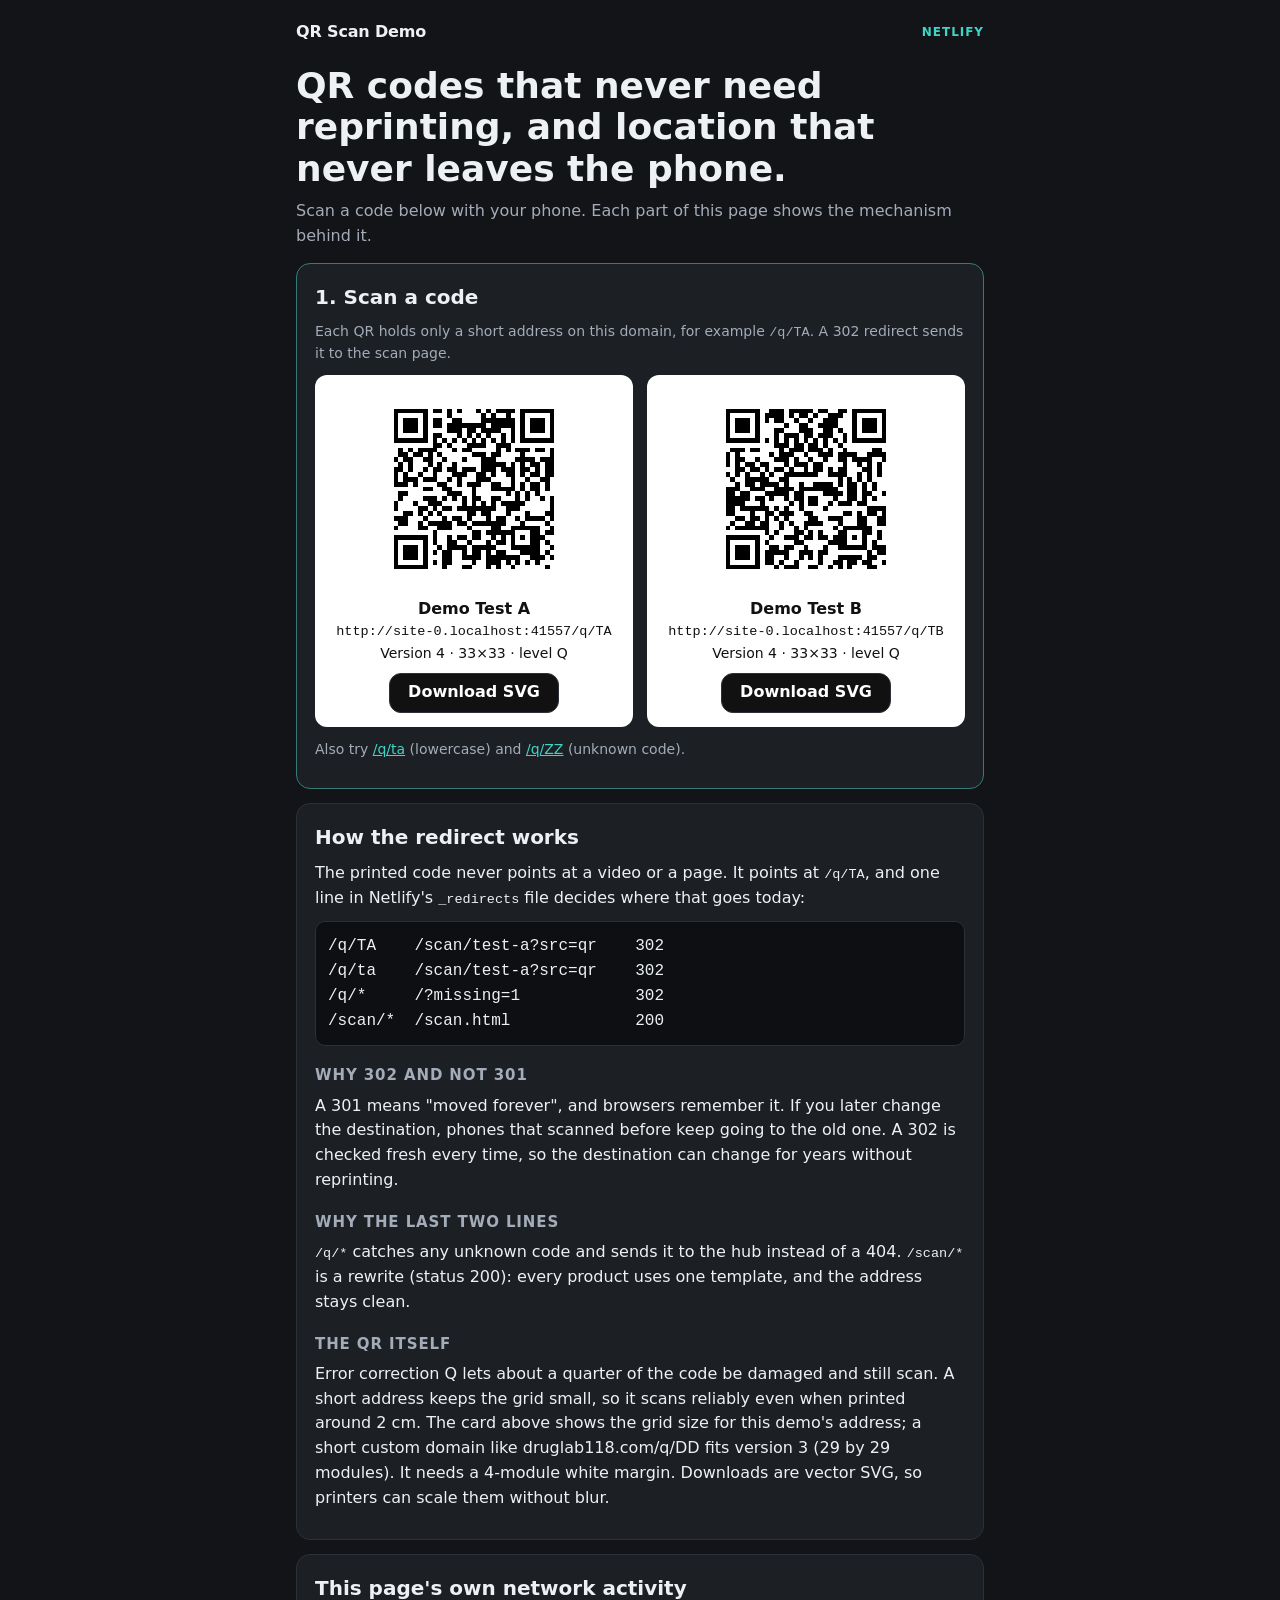
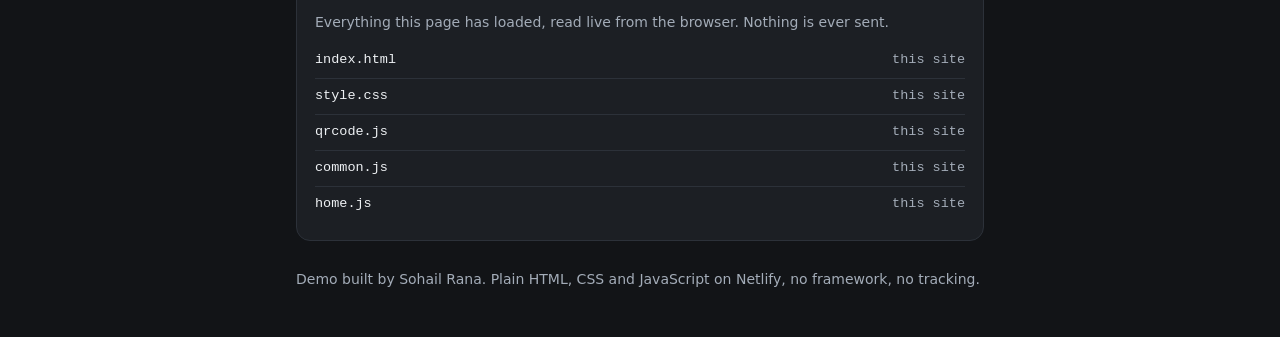
<file: index.html>
<!doctype html>
<html lang="en">
<head>
  <meta charset="utf-8">
  <meta name="viewport" content="width=device-width, initial-scale=1">
  <title>QR Scan Page Demo</title>
  <meta name="description" content="A working demo of permanent QR redirects, private location sharing and indoor location fallback on Netlify.">
  <link rel="stylesheet" href="/assets/style.css">
</head>
<body>
  <div class="wrap">
    <header class="top">
      <span class="brand">QR Scan Demo</span>
      <span class="tag">Netlify</span>
    </header>

    <div class="notice" id="missing" hidden>
      That code wasn't recognised, so you were sent here instead of an error page. Try a code below.
    </div>

    <h1>QR codes that never need reprinting, and location that never leaves the phone.</h1>
    <p class="muted">Scan a code below with your phone. Each part of this page shows the mechanism behind it.</p>

    <section class="panel accent">
      <h2>1. Scan a code</h2>
      <p class="small muted">Each QR holds only a short address on this domain, for example <span class="mono">/q/TA</span>. A 302 redirect sends it to the scan page.</p>
      <div class="qr-grid" id="qr-grid"></div>
      <p class="small muted spaced">Also try <a href="/q/ta">/q/ta</a> (lowercase) and <a href="/q/ZZ">/q/ZZ</a> (unknown code).</p>
    </section>

    <section class="panel">
      <h2>How the redirect works</h2>
      <p>The printed code never points at a video or a page. It points at <span class="mono">/q/TA</span>, and one line in Netlify's <span class="mono">_redirects</span> file decides where that goes today:</p>
<pre>/q/TA    /scan/test-a?src=qr    302
/q/ta    /scan/test-a?src=qr    302
/q/*     /?missing=1            302
/scan/*  /scan.html             200</pre>
      <h3>Why 302 and not 301</h3>
      <p>A 301 means "moved forever", and browsers remember it. If you later change the destination, phones that scanned before keep going to the old one. A 302 is checked fresh every time, so the destination can change for years without reprinting.</p>
      <h3>Why the last two lines</h3>
      <p><span class="mono">/q/*</span> catches any unknown code and sends it to the hub instead of a 404. <span class="mono">/scan/*</span> is a rewrite (status 200): every product uses one template, and the address stays clean.</p>
      <h3>The QR itself</h3>
      <p>Error correction Q lets about a quarter of the code be damaged and still scan. A short address keeps the grid small, so it scans reliably even when printed around 2 cm. The card above shows the grid size for this demo's address; a short custom domain like druglab118.com/q/DD fits version 3 (29 by 29 modules). It needs a 4-module white margin. Downloads are vector SVG, so printers can scale them without blur.</p>
    </section>

    <section class="panel">
      <h2>This page's own network activity</h2>
      <p class="small muted">Everything this page has loaded, read live from the browser. Nothing is ever sent.</p>
      <ul class="netlog" id="netlog"></ul>
    </section>

    <footer>
      Demo built by Sohail Rana. Plain HTML, CSS and JavaScript on Netlify, no framework, no tracking.
    </footer>
  </div>

  <script src="/assets/qrcode.js"></script>
  <script src="/assets/common.js"></script>
  <script src="/assets/home.js"></script>
</body>
</html>
</file>
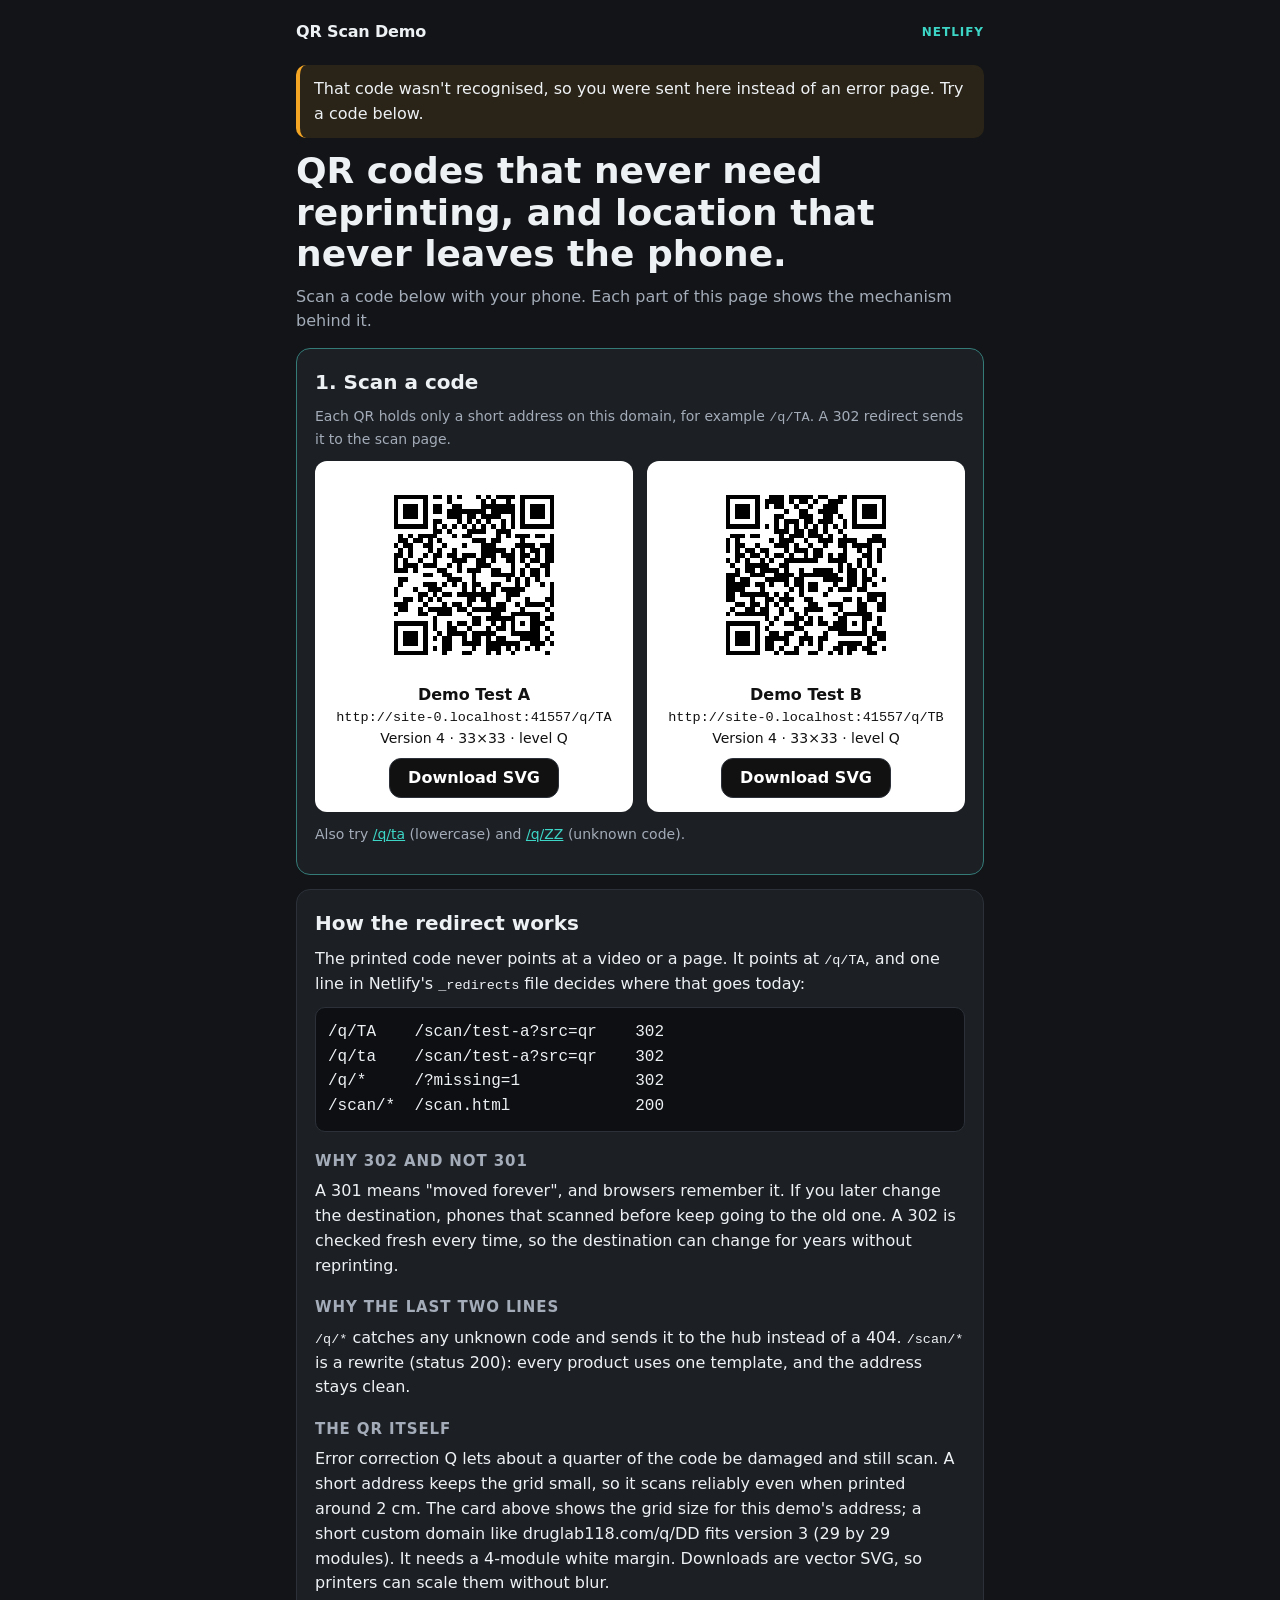
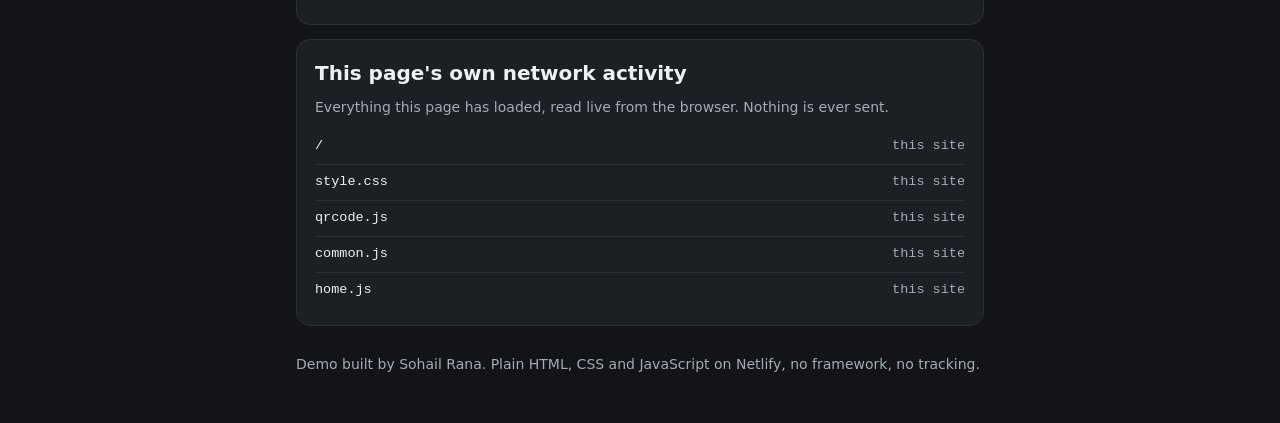
<file: scan.html>
<!doctype html>
<html lang="en">
<head>
  <meta charset="utf-8">
  <meta name="viewport" content="width=device-width, initial-scale=1">
  <meta name="robots" content="noindex, follow">
  <title>Scan | QR Scan Demo</title>
  <link rel="stylesheet" href="/assets/style.css">
</head>
<body>
  <div class="wrap">
    <header class="top">
      <a class="brand" href="/">QR Scan Demo</a>
      <label>
        <span class="sr-only" data-t="language">Language</span>
        <select id="lang"></select>
      </label>
    </header>

    <section class="panel accent">
      <div class="tag" data-t="youScanned">You scanned</div>
      <h1 id="product">…</h1>
      <p class="muted small"><span data-t="testCode">Test code</span> <strong id="code"></strong> · <span id="source"></span></p>
    </section>

    <div class="notice" id="inapp" hidden>
      <strong data-t="inAppTitle">You're in another app's browser.</strong>
      <p class="small" data-t="inAppText">Location is often blocked here. Open this page in your phone's browser.</p>
      <div class="btns">
        <a class="btn primary" id="open-browser" href="#" hidden data-t="openChrome">Open in Chrome</a>
        <button type="button" id="copy-page" data-t="copyPage">Copy page link</button>
      </div>
      <p class="small muted" id="ios-hint" hidden data-t="iosHint">On iPhone, tap the ••• or share icon, then "Open in Safari".</p>
    </div>

    <section class="panel">
      <h2 data-t="shareTitle">Share my location</h2>
      <p data-t="shareIntro">Send where you are to someone you trust. It goes straight from your phone to your messaging app.</p>
      <div class="btns">
        <button type="button" class="primary" data-share="whatsapp">WhatsApp</button>
        <button type="button" data-share="sms" data-t="sms">Text message</button>
        <button type="button" data-share="copy" data-t="copy">Copy link</button>
      </div>
      <p class="status" id="status" role="status" aria-live="polite"></p>
    </section>

    <section class="panel">
      <h2>What just happened</h2>
      <dl class="kv" id="debug">
        <dt>Language</dt><dd id="d-lang">–</dd>
        <dt>Picked from</dt><dd id="d-lang-src">–</dd>
        <dt>Browser</dt><dd id="d-browser">–</dd>
        <dt>Location method</dt><dd id="d-method">not used yet</dd>
        <dt>Accuracy</dt><dd id="d-acc">–</dd>
      </dl>
      <h3>Location strategy</h3>
      <p class="small">First it asks for GPS (high accuracy) for up to 8 seconds. Indoors, in a basement bar for example, GPS often can't get a fix. Instead of failing, it then asks for network location (Wi-Fi and cell towers), which is less precise but works inside. It shows the accuracy, so the person knows whether to add a landmark to the message.</p>
      <h3>Privacy proof</h3>
      <p class="small">The coordinates only exist in this browser tab. They are turned into a map link and handed to WhatsApp or SMS, where the person sees the message before sending it. The security header <span class="mono">connect-src 'self'</span> blocks this page from sending data to any other server, and the list below is the browser's own record of every request. Tap "Copy link" and watch it: nothing new appears.</p>
      <ul class="netlog" id="netlog"></ul>
    </section>

    <footer><a href="/">← All codes</a> · Demo by Sohail Rana</footer>
  </div>

  <script src="/assets/common.js"></script>
  <script src="/assets/scan.js"></script>
</body>
</html>
</file>
<file: assets/style.css>
:root {
  --bg: #121417;
  --panel: #1c1f24;
  --line: #2c3139;
  --text: #eef1f4;
  --muted: #a3acb8;
  --accent: #3dd6c6;
  --warn: #f5a524;
  --bad: #ff7a7a;
  --radius: 14px;
  color-scheme: dark;
}

* { box-sizing: border-box; }

body {
  margin: 0;
  background: var(--bg);
  color: var(--text);
  font: 16px/1.55 system-ui, -apple-system, "Segoe UI", Roboto, sans-serif;
}

a { color: var(--accent); }

.wrap { max-width: 720px; margin: 0 auto; padding: 20px 16px 48px; }

header.top {
  display: flex; justify-content: space-between; align-items: center;
  gap: 12px; margin-bottom: 20px;
}
.brand { font-weight: 800; letter-spacing: -0.01em; }
.tag {
  font-size: 12px; text-transform: uppercase; letter-spacing: 0.08em;
  color: var(--accent); font-weight: 700;
}

h1 { font-size: clamp(26px, 6vw, 36px); line-height: 1.15; margin: 4px 0 10px; }
h2 { font-size: 20px; margin: 0 0 8px; }
h3 { font-size: 15px; margin: 18px 0 6px; color: var(--muted); text-transform: uppercase; letter-spacing: 0.06em; }
p { margin: 0 0 10px; }
.muted { color: var(--muted); }
.spaced { margin-top: 12px; }
.sr-only { position: absolute; width: 1px; height: 1px; overflow: hidden; clip: rect(0 0 0 0); white-space: nowrap; }
.brand { color: var(--text); text-decoration: none; }
.small { font-size: 14px; }

.panel {
  background: var(--panel);
  border: 1px solid var(--line);
  border-radius: var(--radius);
  padding: 18px;
  margin: 14px 0;
}
.panel.accent { border-color: color-mix(in srgb, var(--accent) 45%, var(--line)); }

.btns { display: flex; flex-wrap: wrap; gap: 10px; margin: 12px 0 4px; }
button, .btn {
  min-height: 48px; padding: 0 18px;
  border-radius: 12px; border: 1px solid var(--line);
  background: #262a31; color: var(--text);
  font: inherit; font-weight: 600; cursor: pointer;
  display: inline-flex; align-items: center; justify-content: center;
  text-decoration: none;
}
button.primary, .btn.primary { background: var(--accent); color: #062a26; border-color: transparent; }
button:disabled { opacity: 0.55; cursor: progress; }
button:focus-visible, .btn:focus-visible, select:focus-visible { outline: 3px solid var(--accent); outline-offset: 2px; }

select {
  min-height: 44px; border-radius: 10px; padding: 0 10px;
  background: #262a31; color: var(--text); border: 1px solid var(--line); font: inherit;
}

.status { min-height: 1.5em; margin-top: 10px; font-size: 15px; }
.status.ok { color: var(--accent); }
.status.warn { color: var(--warn); }
.status.bad { color: var(--bad); }

.notice {
  border-left: 4px solid var(--warn);
  background: #2a2418; padding: 12px 14px; border-radius: 10px; margin: 12px 0;
}
.notice[hidden] { display: none; }

code, .mono { font-family: ui-monospace, SFMono-Regular, Menlo, Consolas, monospace; font-size: 13.5px; }
pre {
  background: #0d0f12; border: 1px solid var(--line); border-radius: 10px;
  padding: 12px; overflow-x: auto; margin: 8px 0 12px;
}

.qr-grid { display: grid; grid-template-columns: repeat(auto-fit, minmax(200px, 1fr)); gap: 14px; }
.qr-card { background: #fff; color: #111; border-radius: 12px; padding: 14px; text-align: center; }
.qr-card svg { width: 100%; max-width: 200px; height: auto; display: block; margin: 0 auto 8px; }
.qr-card .mono { word-break: break-all; }
.qr-card .btn { background: #111; color: #fff; min-height: 40px; margin-top: 8px; }

.netlog { list-style: none; padding: 0; margin: 8px 0 0; font-size: 13.5px; }
.netlog li {
  display: flex; justify-content: space-between; gap: 10px;
  padding: 7px 0; border-bottom: 1px solid var(--line);
}
.netlog li:last-child { border-bottom: 0; }
.netlog .host { color: var(--muted); }
.netlog li.new { color: var(--warn); }

.kv { display: grid; grid-template-columns: auto 1fr; gap: 4px 14px; font-size: 14px; }
.kv dt { color: var(--muted); }
.kv dd { margin: 0; word-break: break-word; }

.toast {
  position: fixed; left: 50%; bottom: 24px; transform: translateX(-50%) translateY(20px);
  background: var(--accent); color: #062a26; font-weight: 700;
  padding: 12px 18px; border-radius: 12px; opacity: 0; transition: 0.2s; pointer-events: none;
}
.toast.show { opacity: 1; transform: translateX(-50%) translateY(0); }

footer { margin-top: 28px; font-size: 14px; color: var(--muted); }
</file>
